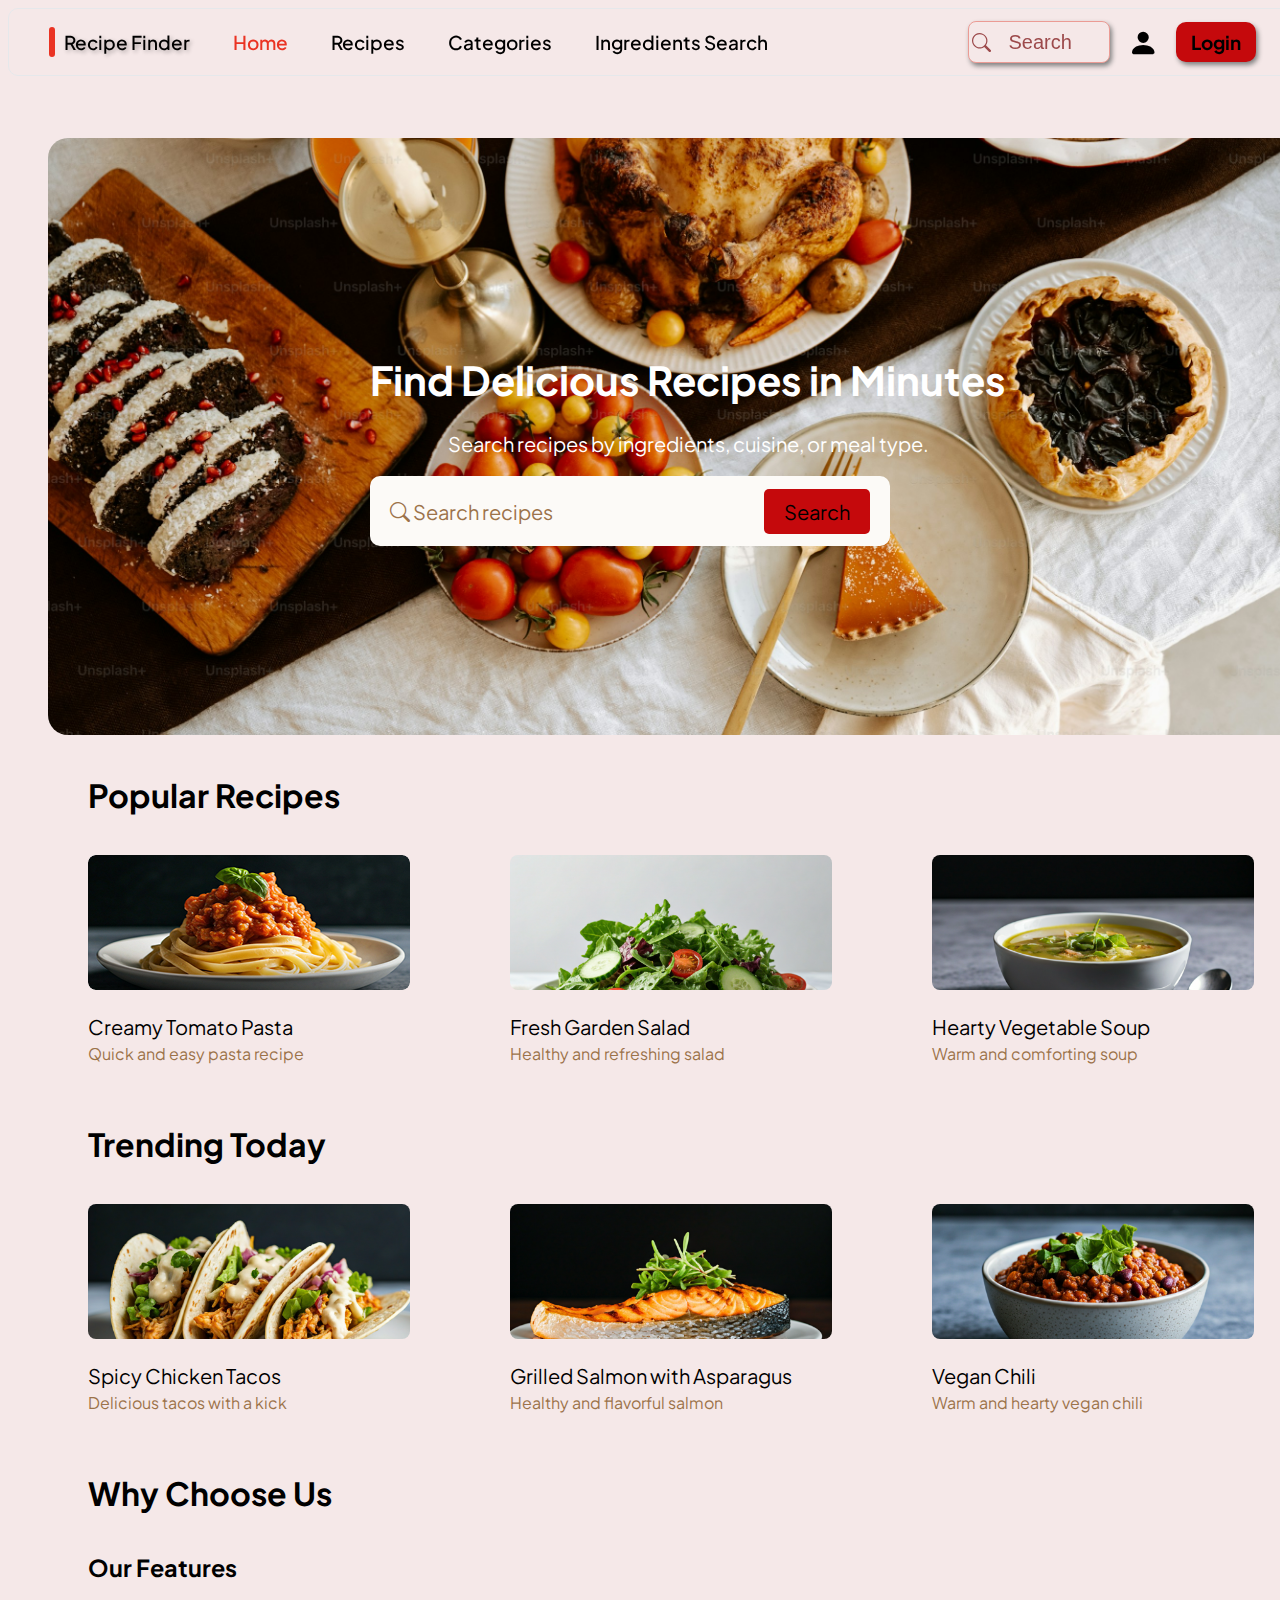
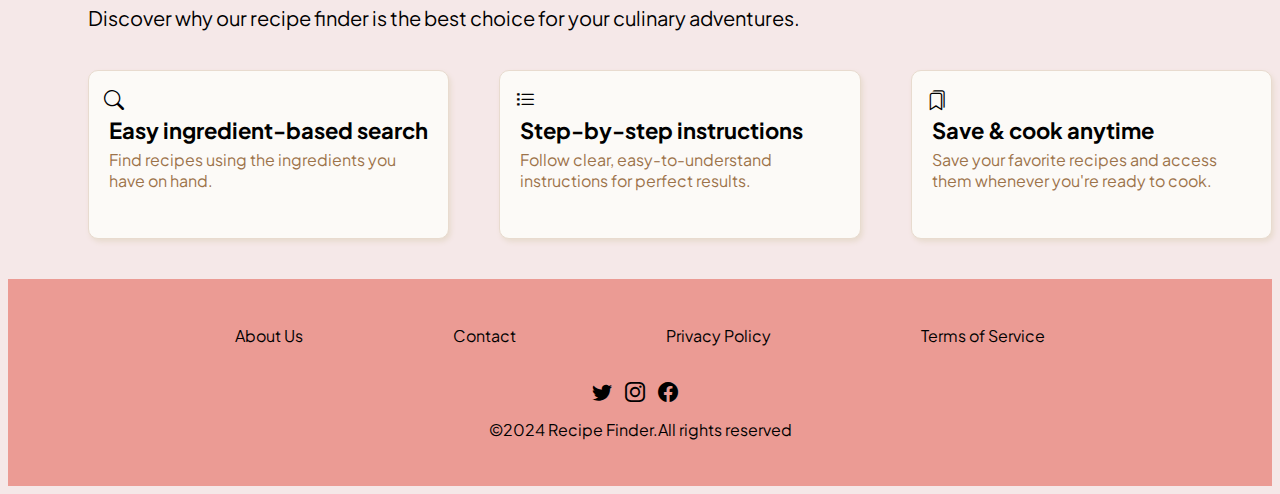
<file: index.html>
<!DOCTYPE html>
<html lang="en">
<head>
    <meta charset="UTF-8">
    <meta name="viewport" content="width=device-width, initial-scale=1.0">
    <title>find recipes home page</title>
    <link rel="stylesheet" href="CSS/recipe.css">
    <link href="https://cdn.jsdelivr.net/npm/bootstrap-icons/font/bootstrap-icons.css" rel="stylesheet">

</head>
<body>
    

<!--header-->

<header>
    <div class="header">
        <div class="header1">
        <a href="index.html" class="sha"><i class="bi bi-fork-knife"></i> &nbsp;&nbsp; Recipe Finder </a>
        <a href="index.html" class="active">Home</a>
        <a href="#">Recipes</a>
        <a href="#">Categories</a>
        <a href="#">Ingredients Search</a>
        </div>
        <div class="header2">
            <div class="head1">
              <a href="#"> <i class="bi bi-search"></i>&nbsp;&nbsp; <input type="search" placeholder="Search">  </a>
            </div>
            <div class="head2">
              <a href="logout.html"><i class="bi bi-person-fill"></i></a>
            </div>
            <div class="head3">
                <a href="log.html">Login</a>
            </div>
        </div>
    </div>


</header>





<!---home-->


<section class="homeout">


<div class="home">

    <div class="homein">
        <h1>Find Delicious Recipes in Minutes</h1>
        <p>Search recipes by ingredients, cuisine, or meal type.</p>
        <div class="homesea">
            <p><i class="bi bi-search"></i> Search recipes</p>
            <p><a href="recipe.html">Search</a></p>
        </div>
    </div>

</div>









    <div class="home1out">
        <h2>Popular Recipes</h2>
        <div class="home1">
            <a href="search.html"><div class="home1in">
                <img src="image/re1.jpg" alt="image">
                <p> Creamy Tomato Pasta <br>
                    <span>Quick and easy pasta recipe </span>
                </p>
            </div></a>

            <div class="home1in">
                <img src="image/ho2.png" alt="image">
                <p> Fresh Garden Salad <br>
                    <span>Healthy and refreshing salad </span>
                </p>
            </div>

            <div class="home1in">
                <img src="image/ho3.png" alt="image">
                <p> Hearty Vegetable Soup <br>
                    <span>Warm and comforting soup </span>
                </p>
            </div>
        
        </div>
    </div>



    <div class="home1out">
        <h2>Trending Today</h2>
        <div class="home1">
            <div class="home1in">
                <img src="image/ho4.png" alt="image">
                <p> Spicy Chicken Tacos <br>
                    <span>Delicious tacos with a kick </span>
                </p>
            </div>

            <div class="home1in">
                <img src="image/ho5.png" alt="image">
                <p>Grilled Salmon with Asparagus <br>
                    <span>Healthy and flavorful salmon </span>
                </p>
            </div>

            <div class="home1in">
                <img src="image/ho6.png" alt="image">
                <p> Vegan Chili <br>
                    <span>Warm and hearty vegan chili </span>
                </p>
            </div>
        
        </div>
    </div>



<div class="home1out">
    <h2>Why Choose Us</h2>

<div class="home2">
    <h3>Our Features</h3>
    <p>Discover why our recipe finder is the best choice for your culinary adventures.</p>
</div>


<div class="home3">
    <div class="home3in">
        <i class="bi bi-search"></i>
        <h3>Easy ingredient-based search</h3>
        <p class="bron">Find recipes using the ingredients you have on hand.</p>
    </div>
    
    <div class="home3in">
        <i class="bi bi-list-task"></i>
        <h3>Step-by-step instructions</h3>
        <p class="bron">Follow clear, easy-to-understand instructions for perfect results.</p>
    </div>

    <div class="home3in">
        <i class="bi bi-bookmarks"></i>
        <h3>Save & cook anytime</h3>
        <p class="bron">Save your favorite recipes and access them whenever you're ready to cook.</p>
    </div>
</div>















</div>



























</section>




















<!--footer-->

<footer>

    <div class="footer1">
        <p>About Us</p>
        <p>Contact</p>
        <p>Privacy Policy</p>
        <p>Terms of Service</p>
    </div>
    <div class="footer2">
        <p>
            <i class="bi bi-twitter"></i>
            <i class="bi bi-instagram"></i>
            <i class="bi bi-facebook"></i>
        </p>
        <p>&copy;2024 Recipe Finder.All rights reserved</p>
    </div>













</footer>





</body>
</html>
</file>
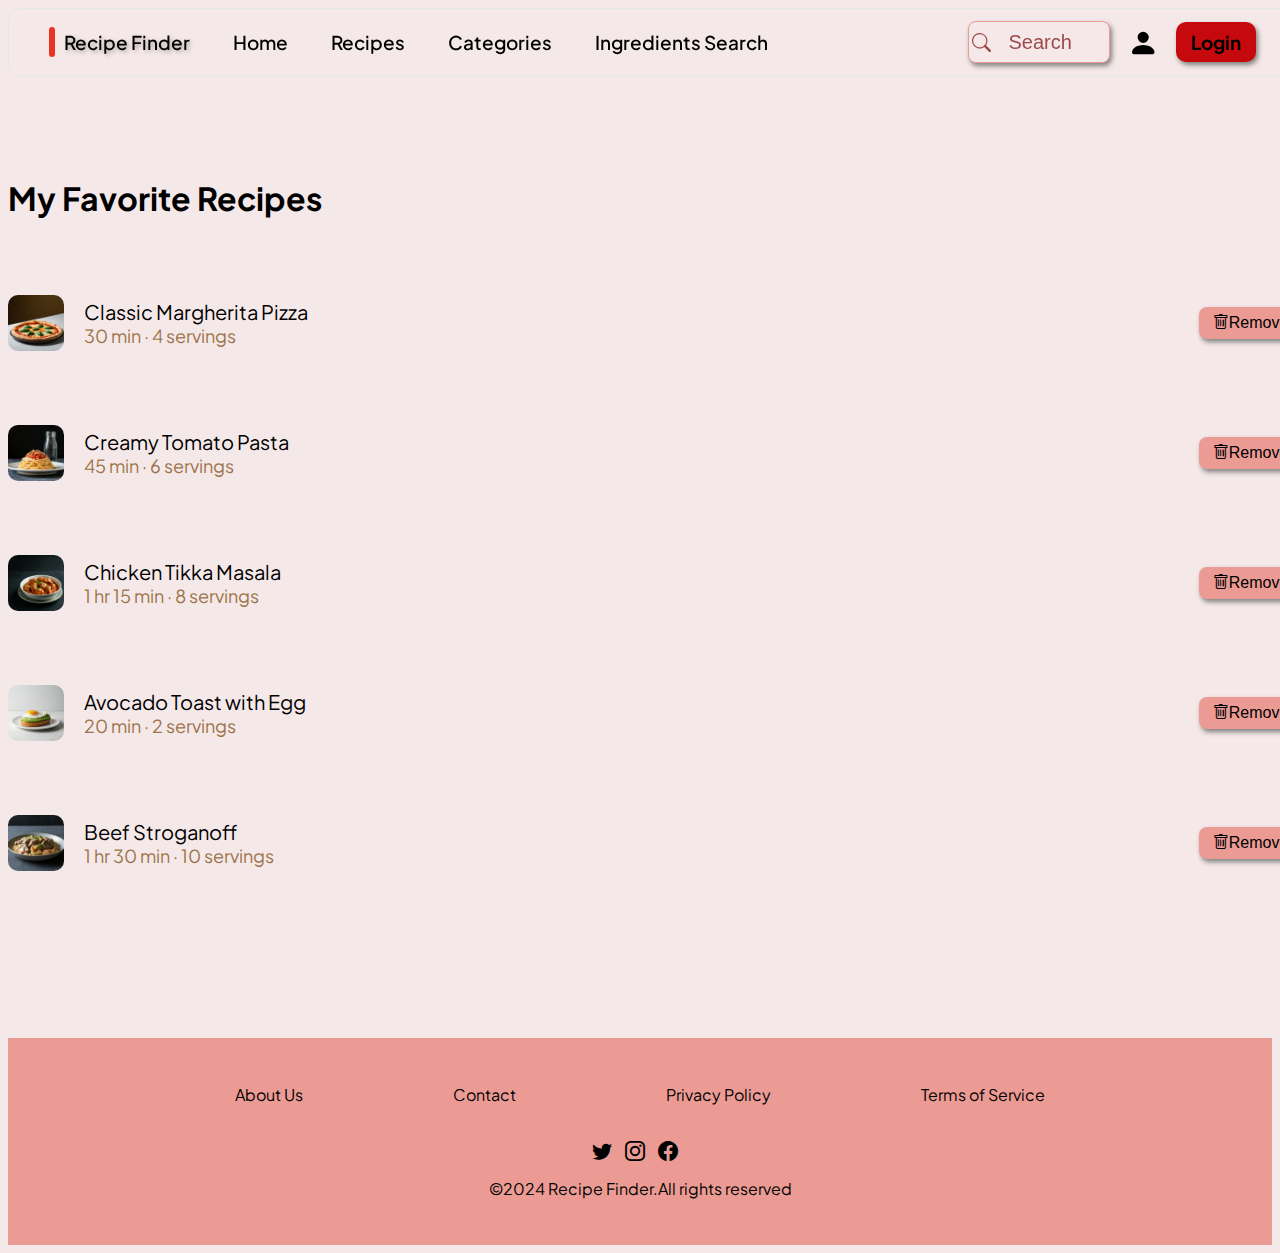
<file: fav.html>
<!DOCTYPE html>
<html lang="en">
<head>
    <meta charset="UTF-8">
    <meta name="viewport" content="width=device-width, initial-scale=1.0">
    <title>find recipes favorite page</title>
    <link rel="stylesheet" href="CSS/recipe.css">
    <link href="https://cdn.jsdelivr.net/npm/bootstrap-icons/font/bootstrap-icons.css" rel="stylesheet">

</head>
<body>
    

<!--header-->

<header>
    <div class="header">
        <div class="header1">
        <a href="index.html" class="sha"><i class="bi bi-fork-knife"></i> &nbsp;&nbsp; Recipe Finder </a>
        <a href="index.html">Home</a>
        <a href="#">Recipes</a>
        <a href="#">Categories</a>
        <a href="#">Ingredients Search</a>
        </div>
        <div class="header2">
            <div class="head1">
              <a href="#"> <i class="bi bi-search"></i>&nbsp;&nbsp; <input type="search" placeholder="Search">  </a>
            </div>
            <div class="head2">
              <a href="logout.html"><i class="bi bi-person-fill"></i></a>
            </div>
            <div class="head3">
                <a href="log.html">Login</a>
            </div>
        </div>
    </div>


</header>


<!---favorite-->

<section class="favout">

<h1>My Favorite Recipes</h1>

<div class="fav">
    <div class="favin">
    <img src="image/f1.png" alt="image">
    <p>Classic Margherita Pizza
        <span>30 min · 4 servings</span>
    </p>
    </div>
    <button><i class="bi bi-trash"></i>Remove</button>
</div>

<div class="fav">
    <div class="favin">
    <img src="image/f2.png" alt="image">
    <p>  Creamy Tomato Pasta
        <span>45 min · 6 servings</span>
    </p>
    </div>
    <button><i class="bi bi-trash"></i>Remove</button>
</div>

<div class="fav">
    <div class="favin">
    <img src="image/f3.png" alt="image">
    <p>  Chicken Tikka Masala
        <span>1 hr 15 min · 8 servings</span>
    </p>
    </div>
    <button><i class="bi bi-trash"></i>Remove</button>
</div>

<div class="fav">
    <div class="favin">
    <img src="image/f4.png" alt="image">
    <p>  Avocado Toast with Egg
        <span>20 min · 2 servings</span>
    </p>
    </div>
    <button><i class="bi bi-trash"></i>Remove</button>
</div>

<div class="fav">
    <div class="favin">
    <img src="image/f5.png" alt="image">
    <p> Beef Stroganoff
        <span>1 hr 30 min · 10 servings</span>
    </p>
    </div>
    <button><i class="bi bi-trash"></i>Remove</button>
</div>





<div class="back">
    <a href="recipe.html">Back To Recipes</a>
</div>






</section>


<script>


const btn = document.querySelector('.fav button');
const bak = document.querySelector('.back');
 
if (btn) {
    btn.addEventListener("click",function(){
        this.closest('.fav').remove();
        bak.style.display = "flex";
    }
);
}



</script>












<!--footer-->

<footer>

    <div class="footer1">
        <p>About Us</p>
        <p>Contact</p>
        <p>Privacy Policy</p>
        <p>Terms of Service</p>
    </div>
    <div class="footer2">
        <p>
            <i class="bi bi-twitter"></i>
            <i class="bi bi-instagram"></i>
            <i class="bi bi-facebook"></i>
        </p>
        <p>&copy;2024 Recipe Finder.All rights reserved</p>
    </div>


</footer>





</body>
</html>
</file>
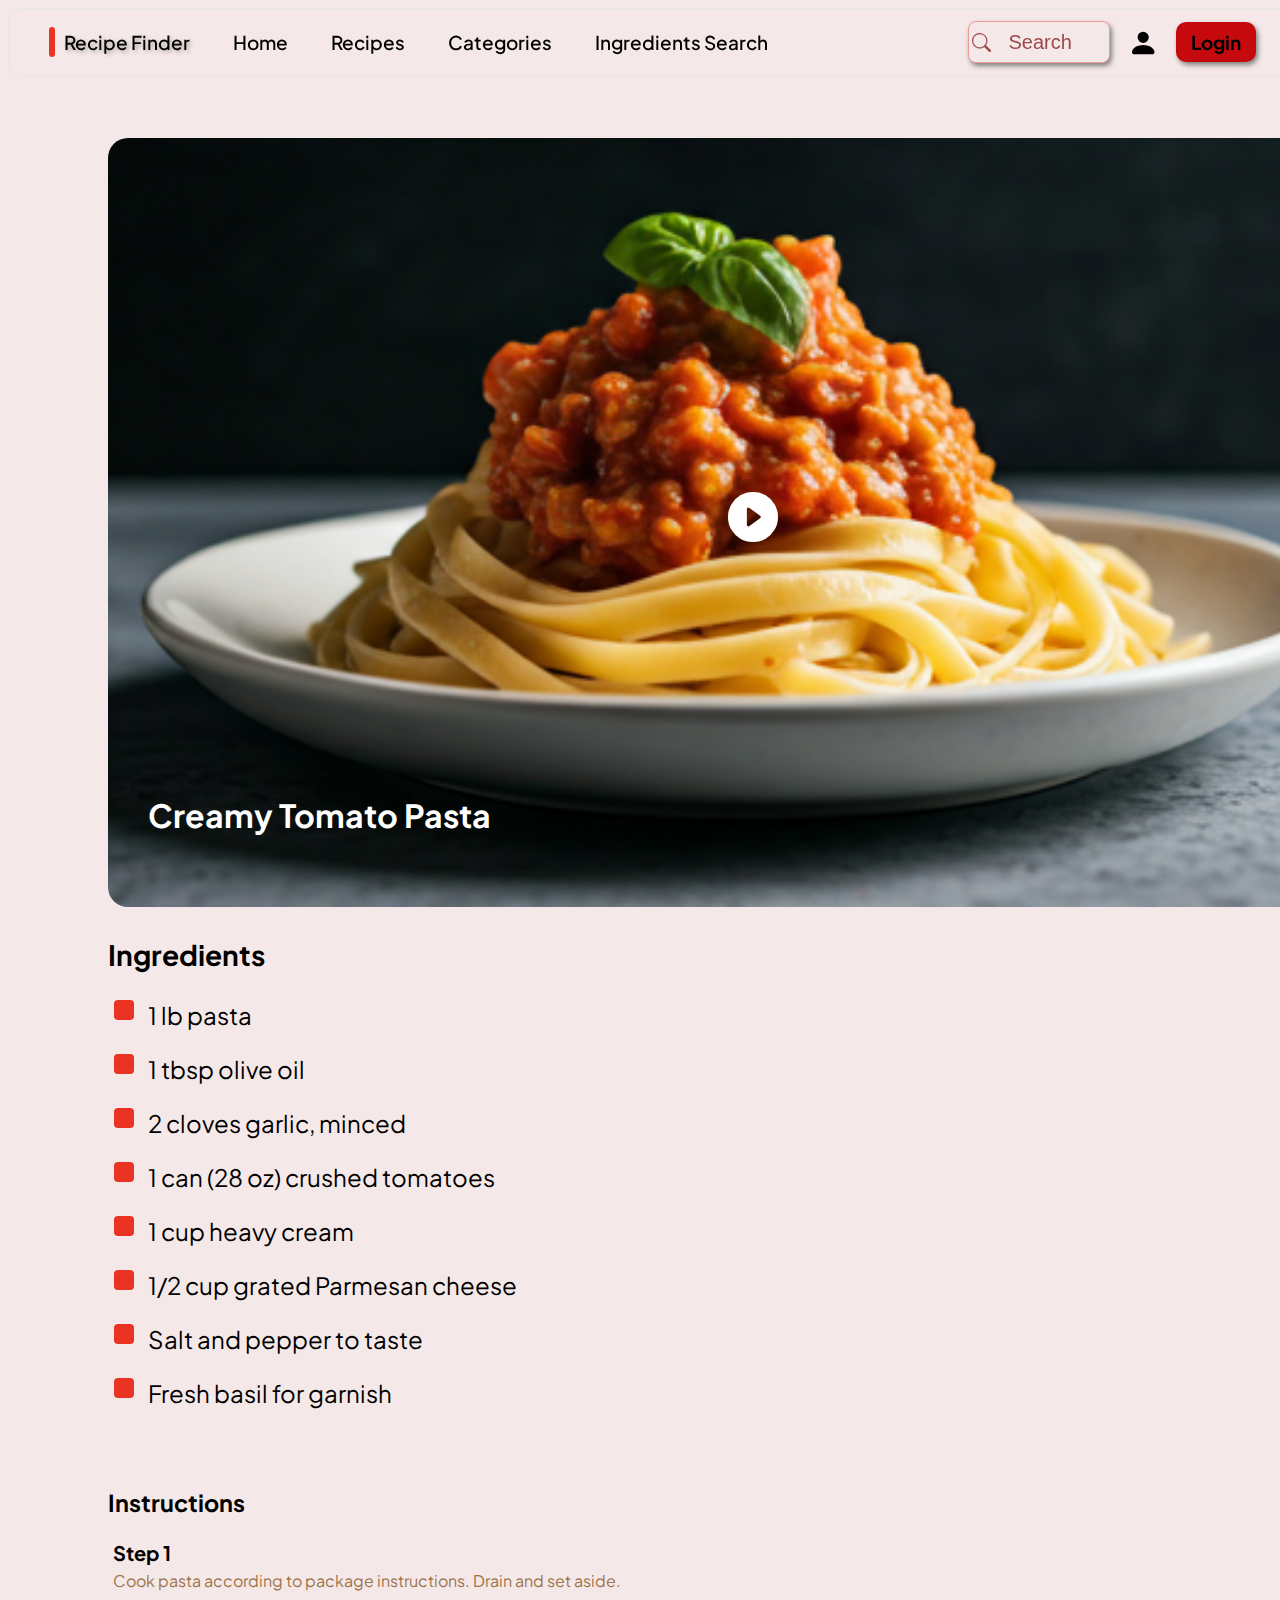
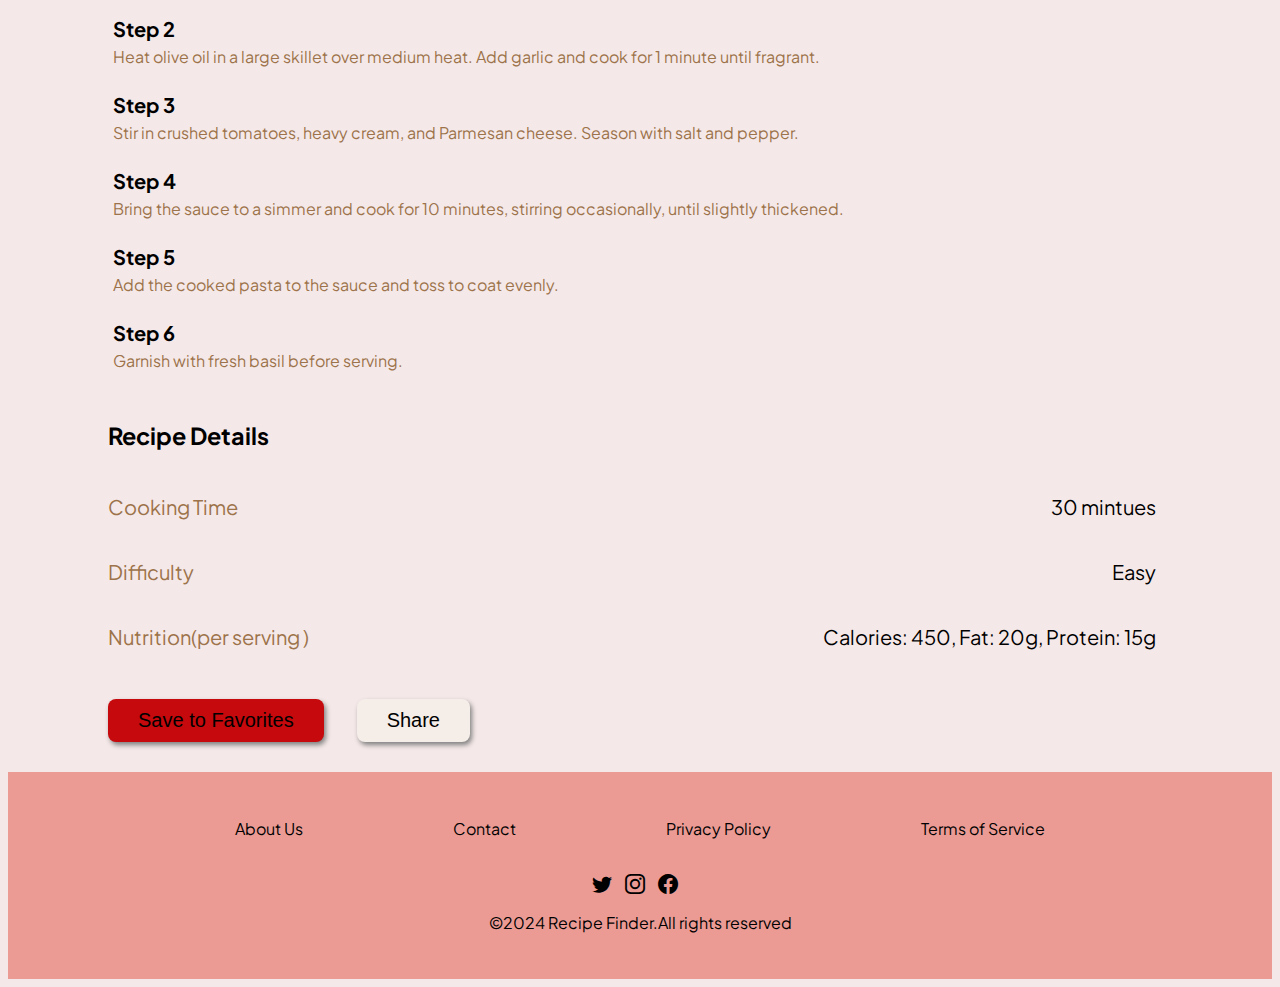
<file: itemview.html>
<!DOCTYPE html>
<html lang="en">
<head>
    <meta charset="UTF-8">
    <meta name="viewport" content="width=device-width, initial-scale=1.0">
    <title>find recipes item view page</title>
    <link rel="stylesheet" href="CSS/recipe.css">
    <link href="https://cdn.jsdelivr.net/npm/bootstrap-icons/font/bootstrap-icons.css" rel="stylesheet">

</head>
<body>
    

<!--header-->

<header>
    <div class="header">
        <div class="header1">
        <a href="index.html" class="sha"><i class="bi bi-fork-knife"></i> &nbsp;&nbsp; Recipe Finder </a>
        <a href="index.html" >Home</a>
        <a href="#">Recipes</a>
        <a href="#">Categories</a>
        <a href="#">Ingredients Search</a>
        </div>
        <div class="header2">
            <div class="head1">
              <a href="#"> <i class="bi bi-search"></i>&nbsp;&nbsp; <input type="search" placeholder="Search">  </a>
            </div>
            <div class="head2">
              <a href="logout.html"><i class="bi bi-person-fill"></i></a>
            </div>
            <div class="head3">
                <a href="log.html">Login</a>
            </div>
        </div>
    </div>


</header>



<!--single item-->

<section class="singleout">

<div class="pasta">
    <img src="image/item.png" alt="image">
    <h3>Creamy Tomato Pasta</h3>
    <div class="pause">
        <i class="bi bi-play-circle-fill"></i>
    </div>
</div>


<div class="pasing">
    <h3>Ingredients</h3>
    <p>1 lb pasta</p>
    <p>1 tbsp olive oil</p>
    <p>2 cloves garlic, minced</p>
    <p>1 can (28 oz) crushed tomatoes</p>
    <p>1 cup heavy cream</p>
    <p>1/2 cup grated Parmesan cheese</p>
    <p>Salt and pepper to taste</p>
    <p>Fresh basil for garnish</p>
</div>


<div class="pasins">
    <h3>Instructions</h3>
    <div class="step">
        <h4>Step 1</h4>
        <p>Cook pasta according to package instructions. Drain and set aside.</p>
    </div>
    <div class="step">
        <h4>Step 2</h4>
        <p>Heat olive oil in a large skillet over medium heat. Add garlic and cook for 1 minute until fragrant.</p>
    </div>
    <div class="step">
        <h4>Step 3</h4>
        <p>Stir in crushed tomatoes, heavy cream, and Parmesan cheese. Season with salt and pepper.</p>
    </div>
    <div class="step">
        <h4>Step 4</h4>
        <p>Bring the sauce to a simmer and cook for 10 minutes, stirring occasionally, until slightly thickened.</p>
    </div>
    <div class="step">
        <h4>Step 5</h4>
        <p>Add the cooked pasta to the sauce and toss to coat evenly.</p>
    </div>
    <div class="step">
        <h4>Step 6</h4>
        <p>Garnish with fresh basil before serving.</p>
    </div>
</div>




<div class="pasdet">
    <h3>Recipe Details</h3>
    <div class="det">
        <p class="bron">Cooking Time</p>
        <p>30 mintues</p>
    </div>
    <div class="det">
        <p class="bron">Difficulty</p>
        <p>Easy</p>
    </div>
    <div class="det">
        <p class="bron">Nutrition(per serving )</p>
        <p>Calories: 450, Fat: 20g, Protein: 15g</p>
    </div>
  <div class="save">
    <button class="save1"><a href="fav.html">Save to Favorites</a></button>
    <button>Share</button>
  </div>



</div>













</section>
















<!--footer-->

<footer>

    <div class="footer1">
        <p>About Us</p>
        <p>Contact</p>
        <p>Privacy Policy</p>
        <p>Terms of Service</p>
    </div>
    <div class="footer2">
        <p>
            <i class="bi bi-twitter"></i>
            <i class="bi bi-instagram"></i>
            <i class="bi bi-facebook"></i>
        </p>
        <p>&copy;2024 Recipe Finder.All rights reserved</p>
    </div>


</footer>





</body>
</html>
</file>
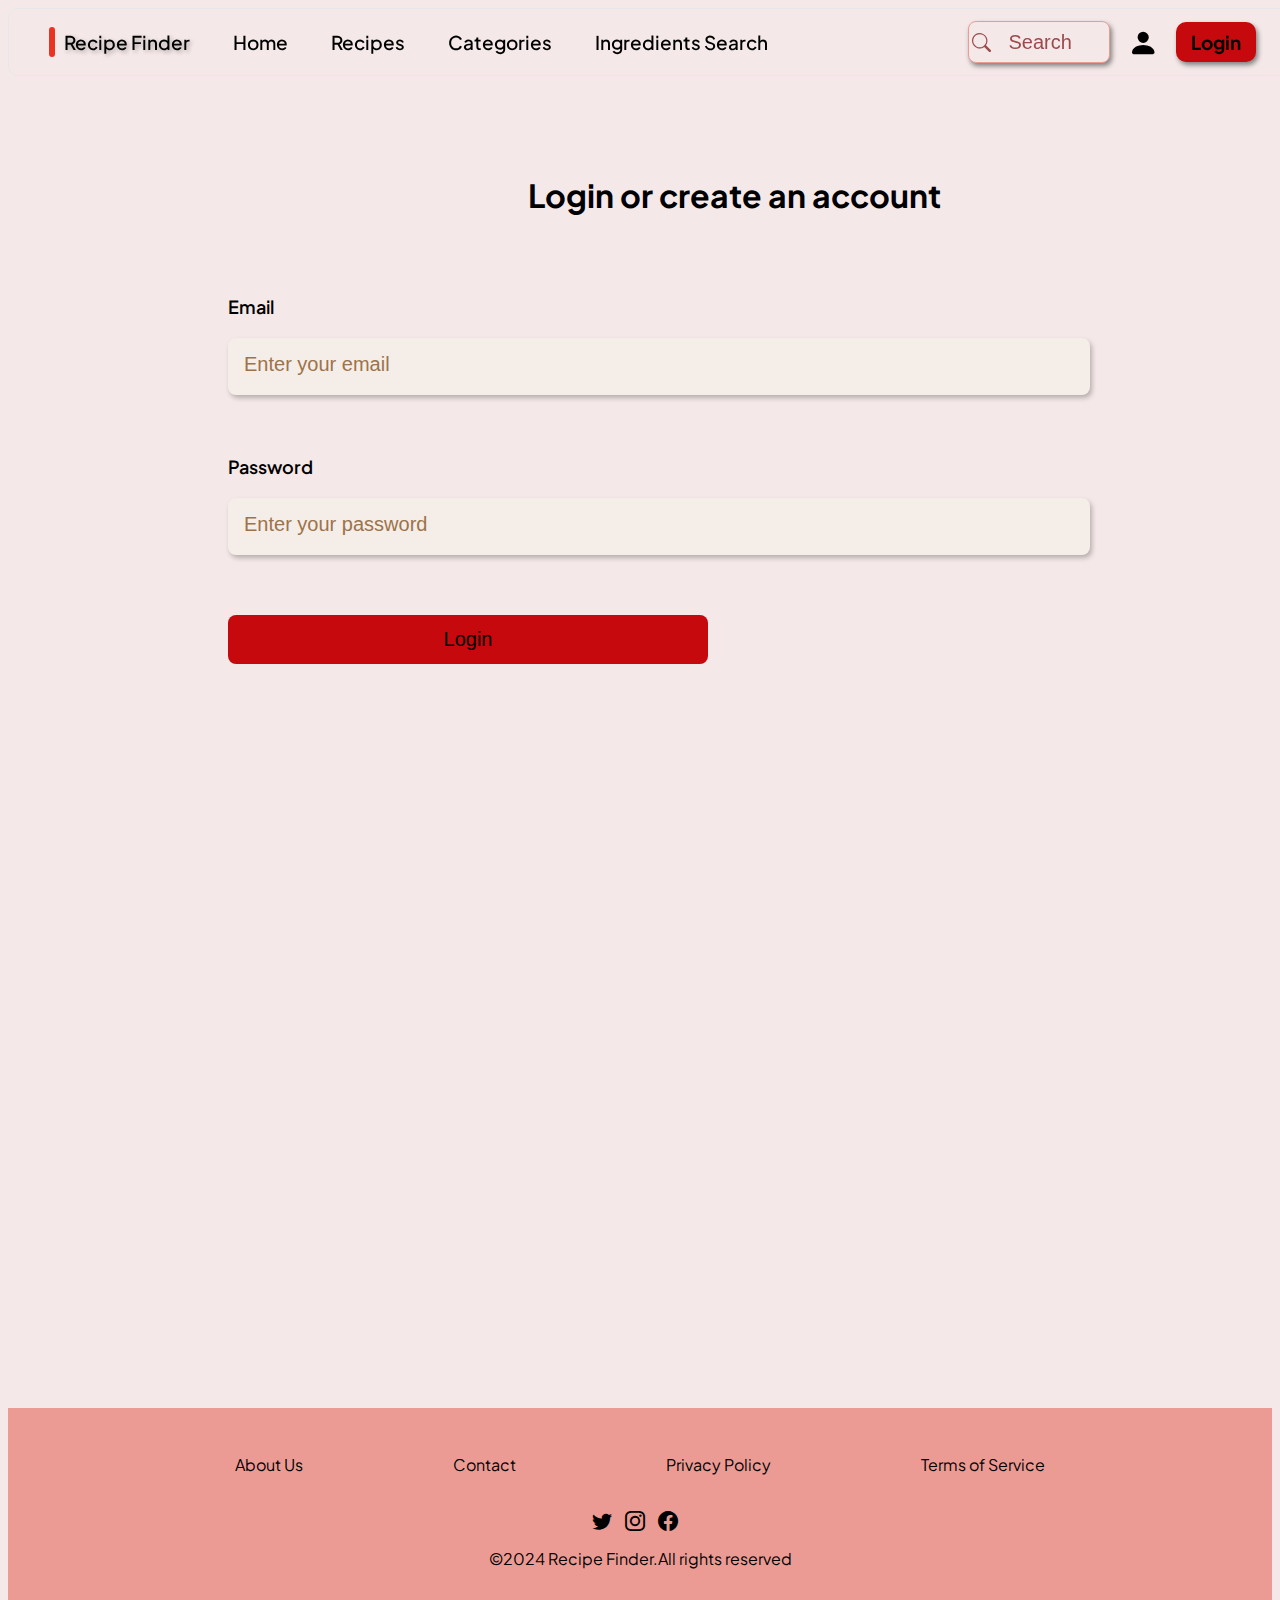
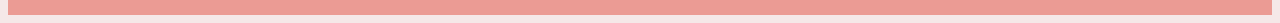
<file: log.html>
<!DOCTYPE html>
<html lang="en">
<head>
    <meta charset="UTF-8">
    <meta name="viewport" content="width=device-width, initial-scale=1.0">
    <title>find recipes log page</title>
    <link rel="stylesheet" href="CSS/recipe.css">
    <link href="https://cdn.jsdelivr.net/npm/bootstrap-icons/font/bootstrap-icons.css" rel="stylesheet">

</head>
<body>
    

<!--header-->

<header>
    <div class="header">
        <div class="header1">
        <a href="index.html" class="sha"><i class="bi bi-fork-knife"></i> &nbsp;&nbsp; Recipe Finder </a>
        <a href="index.html" >Home</a>
        <a href="#">Recipes</a>
        <a href="#">Categories</a>
        <a href="#">Ingredients Search</a>
        </div>
        <div class="header2">
            <div class="head1">
              <a href="#"> <i class="bi bi-search"></i>&nbsp;&nbsp; <input type="search" placeholder="Search">  </a>
            </div>
            <div class="head2">
              <a href="logout.html"><i class="bi bi-person-fill"></i></a>
            </div>
            <div class="head3">
                <a href="log.html">Login</a>
            </div>
        </div>
    </div>


</header>



<!--log --->

<section class="log" id="biryani">

<div class="log1">

<h2>Login or create an account</h2>

<form  class="logform">
<label for="mail">Email</label> <br>
<input type="email" id="email" placeholder="Enter your email  "> <br>


<label for="password">Password</label> <br>
<input type="email" id="password" placeholder="Enter your password "> <br>

<button onclick="login()">Login</button>

</form>
</div>


</section>



<script>
const demoEmail = "admin@gmail.com";
document.getElementById("email").addEventListener("focus", function(){
    this.value = demoEmail;
});

const demopass = "123456";
document.getElementById("password").addEventListener("focus", function(){
    this.value = demopass;
});

function login(){
    window.location.href= "index.html";
}
</script>






<!--footer-->

<footer>

    <div class="footer1">
        <p>About Us</p>
        <p>Contact</p>
        <p>Privacy Policy</p>
        <p>Terms of Service</p>
    </div>
    <div class="footer2">
        <p>
            <i class="bi bi-twitter"></i>
            <i class="bi bi-instagram"></i>
            <i class="bi bi-facebook"></i>
        </p>
        <p>&copy;2024 Recipe Finder.All rights reserved</p>
    </div>













</footer>





</body>
</html>
</file>
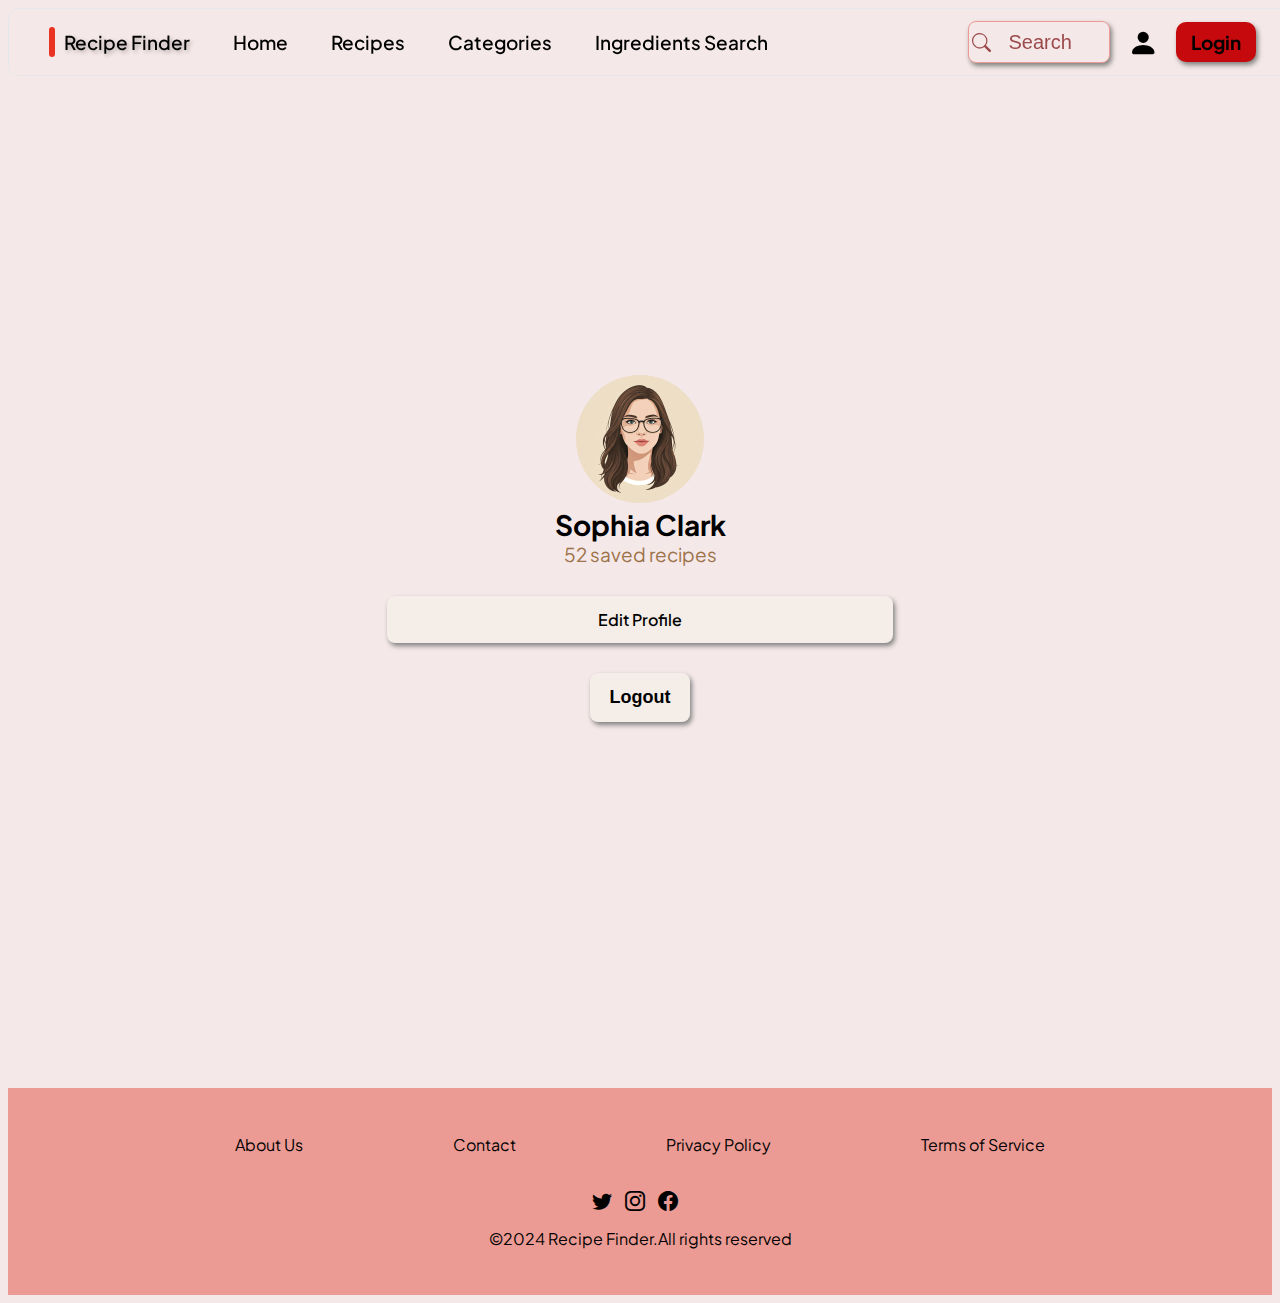
<file: logout.html>
<!DOCTYPE html>
<html lang="en">
<head>
    <meta charset="UTF-8">
    <meta name="viewport" content="width=device-width, initial-scale=1.0">
    <title>find recipes logout page</title>
    <link rel="stylesheet" href="CSS/recipe.css">
    <link href="https://cdn.jsdelivr.net/npm/bootstrap-icons/font/bootstrap-icons.css" rel="stylesheet">

</head>
<body>
    

<!--header-->

<header>
    <div class="header">
        <div class="header1">
        <a href="index.html" class="sha"><i class="bi bi-fork-knife"></i> &nbsp;&nbsp; Recipe Finder </a>
        <a href="index.html" >Home</a>
        <a href="#">Recipes</a>
        <a href="#">Categories</a>
        <a href="#">Ingredients Search</a>
        </div>
        <div class="header2">
            <div class="head1">
              <a href="#"> <i class="bi bi-search"></i>&nbsp;&nbsp; <input type="search" placeholder="Search">  </a>
            </div>
            <div class="head2">
              <a href="logout.html"><i class="bi bi-person-fill"></i></a>
            </div>
            <div class="head3">
                <a href="log.html">Login</a>
            </div>
        </div>
    </div>


</header>





<!--logout-->

<div class="logout">
    <div class="login">
    <img src="image/logout.png" alt="image">
    <h3>Sophia Clark</h3>
    <p>52 saved recipes</p>
    <div class="edit">
        Edit Profile
    </div>
    <button id="clik">Logout</button>
    </div>
</div>






<script>
  
  document.getElementById("clik").addEventListener("click",function(){
    window.location.href="index.html";
  }
)












</script>










<!--footer-->

<footer>

    <div class="footer1">
        <p>About Us</p>
        <p>Contact</p>
        <p>Privacy Policy</p>
        <p>Terms of Service</p>
    </div>
    <div class="footer2">
        <p>
            <i class="bi bi-twitter"></i>
            <i class="bi bi-instagram"></i>
            <i class="bi bi-facebook"></i>
        </p>
        <p>&copy;2024 Recipe Finder.All rights reserved</p>
    </div>


</footer>





</body>
</html>
</file>
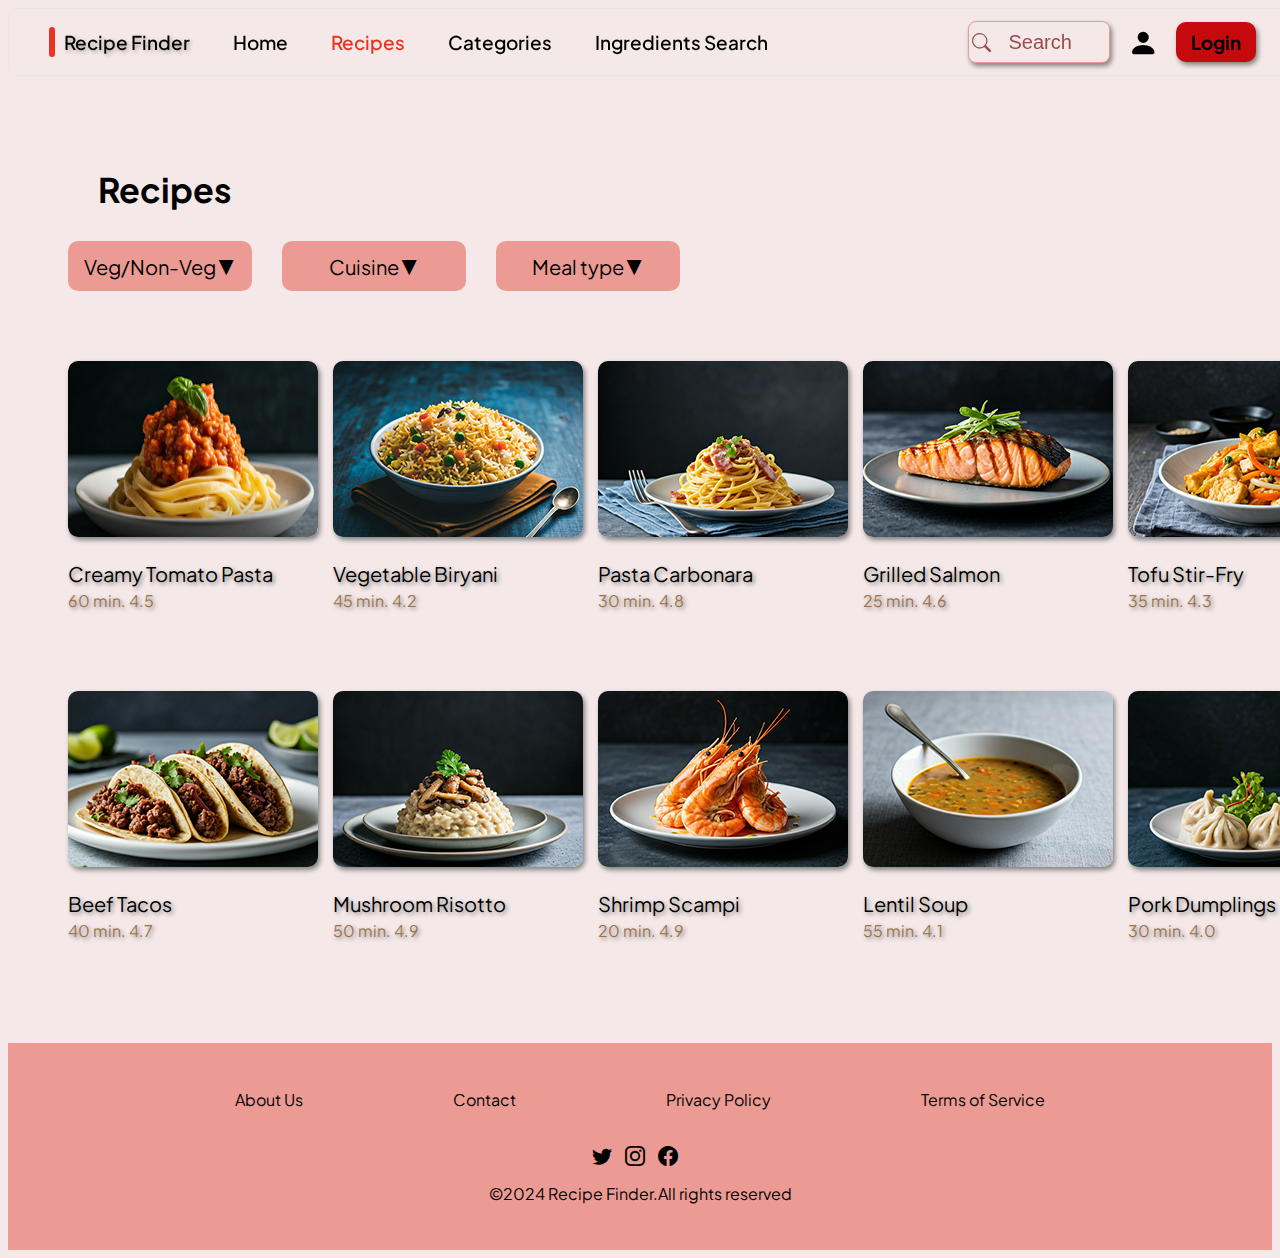
<file: recipe.html>
<!DOCTYPE html>
<html lang="en">
<head>
    <meta charset="UTF-8">
    <meta name="viewport" content="width=device-width, initial-scale=1.0">
    <title>find recipes recipe page</title>
    <link rel="stylesheet" href="CSS/recipe.css">
    <link href="https://cdn.jsdelivr.net/npm/bootstrap-icons/font/bootstrap-icons.css" rel="stylesheet">

</head>
<body>
    

<!--header-->

<header>
    <div class="header">
        <div class="header1">
        <a href="index.html" class="sha"><i class="bi bi-fork-knife"></i> &nbsp;&nbsp; Recipe Finder </a>
        <a href="index.html" >Home</a>
        <a href="#" class="active">Recipes</a>
        <a href="#">Categories</a>
        <a href="#">Ingredients Search</a>
        </div>
        <div class="header2">
            <div class="head1">
              <a href="#"> <i class="bi bi-search"></i>&nbsp;&nbsp; <input type="search" placeholder="Search">  </a>
            </div>
            <div class="head2">
              <a href="logout.html"><i class="bi bi-person-fill"></i></a>
            </div>
            <div class="head3">
                <a href="log.html">Login</a>
            </div>
        </div>
    </div>


</header>



<!--recipe-->


<section class="recipeout">


<h2>Recipes</h2>


<div class="recipe">
   
    <div class="re1">
    <p>Veg/Non-Veg
        <span class="arrow" id="toveg">▼</span>
    </p>
    <div class="vege" id="veg">
        <p>Veg</p>
        <p>Non-Veg</p>
    </div>
   </div>

   <div class="re1">
    <p>Cuisine 
        <span class="arrow" id="toveg1">▼</span>
    </p>
    <div class="vege" id="veg1">
        <p>Cuisine</p>
        <p>Indian</p>
        <p>Chinese</p>
        <p>Italian</p>
    </div>
   </div>

   <div class="re1">
    <p>Meal type 
        <span class="arrow" id="toveg2">▼</span>
    </p>
    <div class="vege" id="veg2">
        <p>Breakfast</p>
        <p>Lunch</p>
        <p>Dinner</p>
    </div>
   </div>

</div>

<div class="recipe1">

<div class="recipe1in">
    <a href="itemview.html">
        <img src="image/re1.jpg" alt="image">
        <p>Creamy Tomato Pasta
            <br>
            <span>60 min. 4.5</span>
        </p>
    </a>
</div>

<div class="recipe1in">
        <img src="image/re2.jpg" alt="image">
        <p>Vegetable Biryani
            <br>
            <span>45 min. 4.2</span>
        </p>
</div>

<div class="recipe1in">
        <img src="image/re3.jpg" alt="image">
        <p>Pasta Carbonara
            <br>
            <span>30 min. 4.8</span>
        </p>
</div>

<div class="recipe1in">
        <img src="image/re4.jpg" alt="image">
        <p>Grilled Salmon
            <br>
            <span>25 min. 4.6</span>
        </p>
</div>

<div class="recipe1in">
        <img src="image/re5.jpg" alt="image">
        <p> Tofu Stir-Fry
            <br>
            <span>35 min. 4.3</span>
        </p>
</div>

<div class="recipe1in">
        <img src="image/re6.jpg" alt="image">
        <p> Beef Tacos
            <br>
            <span>40 min. 4.7</span>
        </p>
</div>


<div class="recipe1in">
        <img src="image/re7.jpg" alt="image">
        <p> Mushroom Risotto
            <br>
            <span>50 min. 4.9</span>
        </p>
</div>

<div class="recipe1in">
        <img src="image/re8.jpg" alt="image">
        <p> Shrimp Scampi
            <br>
            <span>20 min. 4.9</span>
        </p>
</div>

<div class="recipe1in">
        <img src="image/re9.jpg" alt="image">
        <p> Lentil Soup
            <br>
            <span>55 min. 4.1</span>
        </p>
</div>

<div class="recipe1in">
        <img src="image/re10.jpg" alt="image">
        <p>Pork Dumplings
            <br>
            <span>30 min. 4.0</span>
        </p>
</div>


</div>









</section>




<script>
    const togle = document.getElementById("toveg")
    const vegs = document.getElementById("veg")

    togle.addEventListener("click",function(e){
        e.stopPropagation();
        vegs.style.display = vegs.style.display === "block" ? "none" : "block";   
     });

     document.addEventListener("click",function(){
        vegs.style.display = "none";

     });
     vegs.addEventListener("click",function(e){
         e.stopPropagation();
     });


    const togle1 = document.getElementById("toveg1")
    const vegs1 = document.getElementById("veg1")

    togle1.addEventListener("click",function(e){
        e.stopPropagation();
        vegs1.style.display = vegs1.style.display === "block" ? "none" : "block";   
     });

     document.addEventListener("click",function(){
        vegs1.style.display = "none";

     });
     vegs1.addEventListener("click",function(e){
         e.stopPropagation();
     });


    const togle2 = document.getElementById("toveg2")
    const vegs2 = document.getElementById("veg2")

    togle2.addEventListener("click",function(e){
        e.stopPropagation();
        vegs2.style.display = vegs2.style.display === "block" ? "none" : "block";   
     });

     document.addEventListener("click",function(){
        vegs2.style.display = "none";

     });
     vegs2.addEventListener("click",function(e){
         e.stopPropagation();
     });










</script>










<!--footer-->

<footer>

    <div class="footer1">
        <p>About Us</p>
        <p>Contact</p>
        <p>Privacy Policy</p>
        <p>Terms of Service</p>
    </div>
    <div class="footer2">
        <p>
            <i class="bi bi-twitter"></i>
            <i class="bi bi-instagram"></i>
            <i class="bi bi-facebook"></i>
        </p>
        <p>&copy;2024 Recipe Finder.All rights reserved</p>
    </div>













</footer>





</body>
</html>
</file>
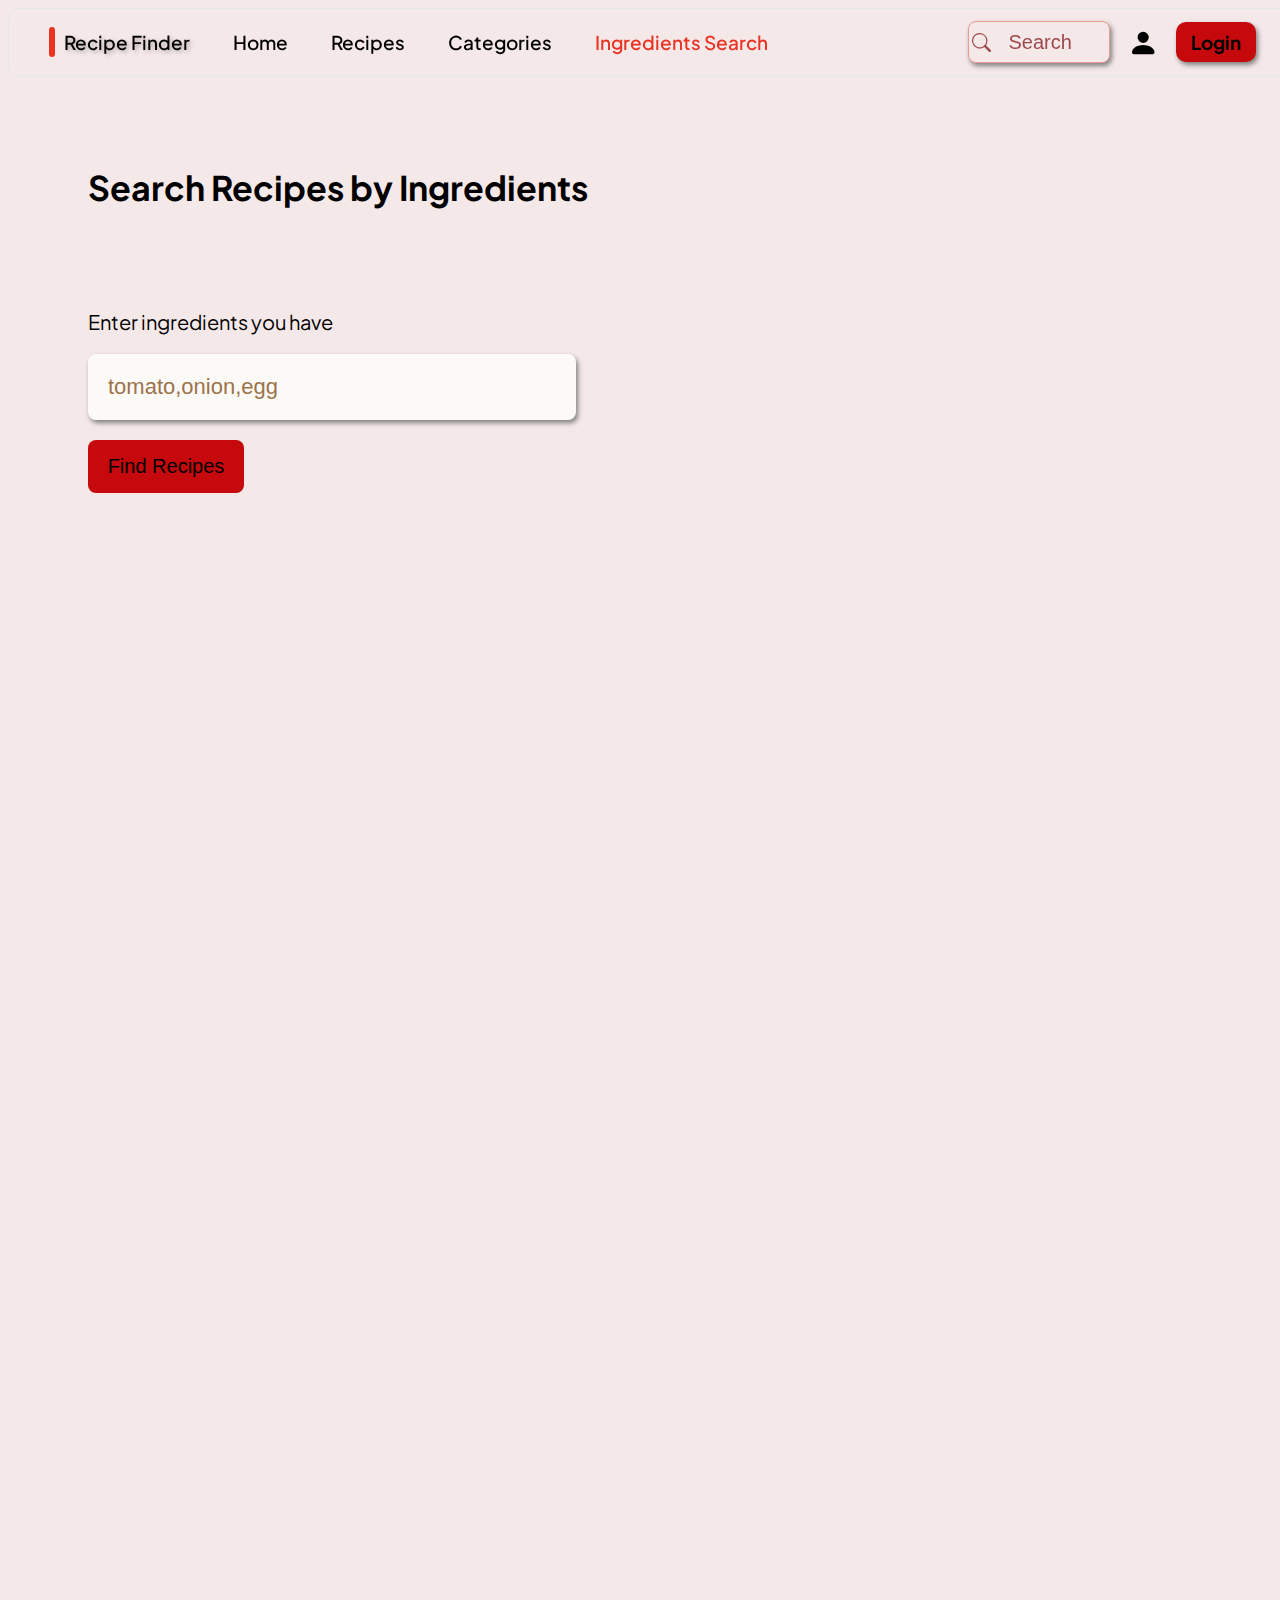
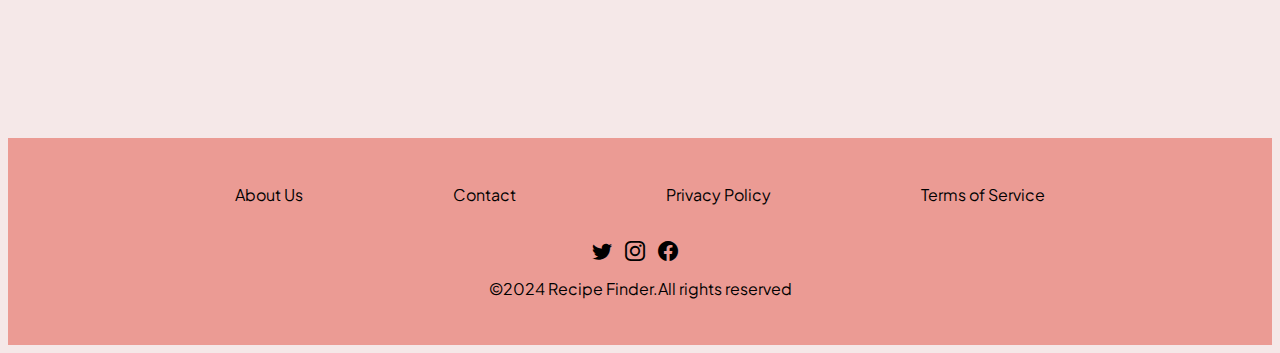
<file: search.html>
<!DOCTYPE html>
<html lang="en">
<head>
    <meta charset="UTF-8">
    <meta name="viewport" content="width=device-width, initial-scale=1.0">
    <title>find recipes search page</title>
    <link rel="stylesheet" href="CSS/recipe.css">
    <link href="https://cdn.jsdelivr.net/npm/bootstrap-icons/font/bootstrap-icons.css" rel="stylesheet">

</head>
<body>
    

<!--header-->

<header>
    <div class="header">
        <div class="header1">
        <a href="index.html" class="sha"><i class="bi bi-fork-knife"></i> &nbsp;&nbsp; Recipe Finder </a>
        <a href="index.html" >Home</a>
        <a href="#">Recipes</a>
        <a href="#">Categories</a>
        <a href="#" class="active">Ingredients Search</a>
        </div>
        <div class="header2">
            <div class="head1">
              <a href="#"> <i class="bi bi-search"></i>&nbsp;&nbsp; <input type="search" placeholder="Search">  </a>
            </div>
            <div class="head2">
              <a href="logout.html"><i class="bi bi-person-fill"></i></a>
            </div>
            <div class="head3">
                <a href="log.html">Login</a>
            </div>
        </div>
    </div>


</header>

<!--ingredients-->

<section class="ingreout">

<div class="ingre">

<h2>Search Recipes by Ingredients</h2>

<label for="">Enter ingredients you have</label> <br>
<input type="text" placeholder="tomato,onion,egg"> <br>

<button id="find">Find Recipes</button>

</div>


<!--hide-->


<div class="ingrehide" id="ingrhide">

<h3>Recipe Results</h3>

<div class="ingre1">

<div class="ingrelt">
    <h4>Classic Tomato and Basil Pasta</h4> 
    <p>A simple pasta dish with fresh tomatoes, basil, and garlic.</p>
    <button> <a href="itemview.html">View Recipes</a></button>
</div>


<div class="ingrert">
    <img src="image/re1.jpg" alt="image">
</div>

</div>


<div class="ingre1">

<div class="ingrelt">
    <h4>Onion and Egg Frittata</h4> 
    <p>A quick and easy frittata with caramelized onions and fluffy eggs.</p>
    <button>View Recipes</button>
</div>


<div class="ingrert">
    <img src="image/find2.jpg" alt="image">
</div>

</div>


<div class="ingre1">

<div class="ingrelt">
    <h4>Tomato, Onion, and Egg Salad</h4> 
    <p>A refreshing salad with ripe tomatoes, red onions, and hard-boiled eggs.</p>
    <button>View Recipes</button>
</div>


<div class="ingrert">
    <img src="image/find3.jpg" alt="image">
</div>

</div>



</div>






</section>



<script>
 
   document.getElementById("find").addEventListener("click",function(){
     document.getElementById("ingrhide").style.display = "block";
   }
)










</script>















<!--footer-->

<footer>

    <div class="footer1">
        <p>About Us</p>
        <p>Contact</p>
        <p>Privacy Policy</p>
        <p>Terms of Service</p>
    </div>
    <div class="footer2">
        <p>
            <i class="bi bi-twitter"></i>
            <i class="bi bi-instagram"></i>
            <i class="bi bi-facebook"></i>
        </p>
        <p>&copy;2024 Recipe Finder.All rights reserved</p>
    </div>













</footer>





</body>
</html>
</file>
<file: CSS/recipe.css>
@import url('https://fonts.googleapis.com/css2?family=Plus+Jakarta+Sans:wght@200;300;400;500;600;700;800&display=swap');

body{
    font-family: 'Plus Jakarta Sans', sans-serif;
    background-color: #F5E8E8;
}


/* header */
header{
    position: fixed;
    z-index: 100;
    border: 1px solid #E5E8EB;
    width: 1440px;
    border-radius: 10px;
}
.header{
    display: flex;
    gap: 180px;
    padding: 12px 20px;
    align-items: center;
}
.header1 .bi{
    border: 3px solid #EA3323;border-radius: 5px;
    color: #EA3323;
}
.header1 a{
    margin: 20px;
    text-decoration: none;
    color: black;
    font-size: 19px;
    font-weight: 550;
}
.header1 a.active{
    color: #EA3323;
}
.header2 {
    display: flex;
    align-items: center;
    gap: 18px;
}
.sha{
    text-shadow: 2px 2px 4px rgba(0,0,0,0.3);
}
.head1{
    width: 140px;
    height: 40px;
    border: 1px solid #EB9B94;
    border-radius: 8px;
    display: flex;
    justify-content: center;
    font-size: 19px;
    box-shadow: 2px 3px 5px grey;
     background-color: #F5E8E8;
}
.head1 a{
    display: flex;
    align-items: center;
    justify-content: center;
    gap: 5px;
    text-decoration: none;
    color: #9C4A4B;
}
.head1 input{
    background-color: #F5E8E8;
    color: #9C4A4B;
    width: 100px;
    border: none;
    outline: none;
    font-size: 20px;
}
.head1 ::placeholder{
    color: #9C4A4B;
}
.head2 .bi{
    font-size: 30px;
}
.head2 a{
    color: black;
}
.head3{
    width: 80px;
    height: 40px;
    background-color: #C5090C;
    display: flex;
    justify-content: center;
    align-items: center;
     border-radius: 10px;
    box-shadow: 2px 3px 5px grey;
}
.head3 a{
    color: black;
    text-decoration: none;
    font-weight: 700;
    font-size: 19px;
}



 /* home */


.homeout{
    padding-top: 100px;
}
.home{
    margin: 30px auto;
    margin-left: 40px;
    width:1280px ;
    height:597px ;
    background-image: url(../image/home.jpg);
    background-size: cover;
    background-position: center;
    background-repeat: no-repeat;
    display: flex;
    justify-content: center;
    align-items: center;
    font-size: 20px;
    color: white;
    text-align: center;
    border-radius: 20px;
}
.homesea{
    width: 480px;
    height: 30px;
    padding: 20px;
    display: flex;
    justify-content: space-between;
    align-items: center;
    background-color: #FCFAF7;
    color: #9C734A;
    border-radius: 10px;
}
.homesea a{
    background-color: #C5090C;
    padding: 10px 20px;
    color: black;
    text-decoration: none;
    border-radius: 5px;
}
.home1out{
    margin: 40px auto;
    margin-left: 80px;
}

 .home1out h2{
     margin: 40px 0;
     font-size: 32px;
 }
.home1{
    display: flex;
    gap: 100px;
    font-size: 20px;
}
.home1 a{
    text-decoration: none;
    color: black;
}
.home1in span{
    color: #9C734A;
    font-size: 16px;
}
.home1in img{
    width: 322px;
    height: 135px;
    border-radius: 8px;
    object-fit: cover;
}
.home2{
    font-size: 20px;
    margin: 30px 0;
}
.home3{
    display: flex;
    gap:50px;
    font-size: 16px;
    margin-top: 40px;
    margin-bottom: 40px;
}
.home3in{
    width: 337px;
    height: 137px;
    border-radius: 10px;
    background-color: #FCFAF7;
    box-shadow: 2px 3px 5px #E8DBCF;
    padding: 15px;
    border: 1px solid #E8DBCF;
}
.home3in .bi{
    font-size: 20px;
}
.home3in h3{
    margin: 5px;
    font-size: 22px;
}
.home3in p{
    margin: 5px;
}





/* search   */

.ingreout{
    padding-top: 130px;
    padding-left: 80px;
    height: 1600px;
}
.ingre h2{
    font-size: 34px;
    margin-bottom: 100px;
}
.ingre label{
    font-size: 20px;
}
.ingre input{
    background-color: #FCFAF7;
    width: 448px;
    border-radius: 8px;
    padding: 20px;
    box-shadow: 2px 3px 5px grey;
    margin-top: 20px;
    margin-bottom: 20px;
    border: none;
    font-size: 22px;
}
.ingre ::placeholder{
    color: #9C734A;
}
.ingre button{
    background-color: #C5090C;
    width: 156px;
    padding: 15px;
    border-radius: 8px;
    font-size: 20px;
    border: none;
}
.ingrehide{
    width: 90%;
    margin-top: 80px;
    font-size: 24px;
    position: absolute;
    display: none;
}
.ingre1{
    display: flex;
    justify-content:space-between ;
    margin-bottom: 30px;
}
.ingre1 h4{
    font-size: 25px;
}
.ingre1 p{
    color: #9C734A;
    font-size: 17px;
}
.ingre1 img{
    width: 608px;
    height: 247px;
    border-radius: 8px;
    object-fit: cover;
}
.ingre1 button{
    background-color: #EB9B94;
    color: black;
    width: 160px;
    height: 53px;
    padding: 10px;
    border: none;
    font-size: 20px;
    border-radius: 8px;
    box-shadow: 2px 3px 5px grey;
}
.ingre1 a{
    text-decoration:none ;
    color: black;
}










/*  favorite  */


.favout{
    padding-top: 130px;
    width: 1294px;
    margin: 0 auto;
    height: 900px;
}
.favout h1{
   font-size: 32px;
   margin: 40px 0;
}

.fav{
    display: flex;
    justify-content: space-between;
    align-items: center;
    height: 130px;
}
.favin{
    display: flex;
    align-items: center;
    gap: 20px;
    font-size: 20px;
}
.favin span{
    font-size: 18px;
    display: block;
    color: #9C734A;
}
.favin img{
    width: 56px;
    height: 56px;
    border-radius: 10px;
    object-fit: cover;
}
.fav button{
    background-color: #EB9B94;
    width: 103px;
    height: 32px;
    border: none;
    border-radius: 8px;
    font-size: 16px;
    box-shadow: 2px 3px 5px grey;
}
.back{
    margin: 80px auto;
    justify-content: center;
    display: none;
}
.back a{
    background-color: #C5090C;
    padding: 15px 30px;
    text-decoration: none;
    color: black;
    border-radius: 8px;
    
}

















/* Recipe  */

.recipeout{
    padding-top: 130px;
    padding-left: 60px;
}
.recipeout h2{
    font-size: 34px;
    margin: 30px;
}
.recipe{
    display: flex;
    gap: 30px;
    margin-bottom: 70px;
}
.re1{
    background-color: #EB9B94;
    width: 164px;
    height: 30px;
    padding: 10px ;
    display: flex;
    justify-content: center;
    align-items: center;
    font-size: 20px;
    border-radius: 10px;
    position: relative;
}
.re1 a{
    text-decoration: none;
    color: black;
}
.vege{
    position: absolute;
    top: 50px;
    text-align: center;
    display: none;
}
.vege p{
    width: 164px;
    padding: 10px;
    background-color: #F0493ABF;
    border-radius: 10px;
    margin: 5px;
}







.recipe1 a{
    color: black;
    text-decoration: none;
}
.recipe1{
    display: grid;
    grid-template-columns:250px 250px 250px 250px 250px ;
    grid-auto-rows: 315px ;
    gap: 15px;
    width: 1304px;
    height: 677px;
    margin: 5px auto;
    font-size: 20px;
}
.recipe1 span{
    font-size: 16px;
    color: #9C734A;
}
.recipe1 img{
    width: 250px;
    height: 176px;
    border-radius: 10px;
    box-shadow: 2px 3px 5px grey;
}
.recipe1 p{
    text-shadow: 2px 2px 4px grey;
}










/* single item   */

.singleout{
    padding-left: 100px;
    padding-top: 100px;
}
.pasta{
    width: 1239px;
    height: 769px;
    margin: 30px 0;
    position: relative;
}
.pasta img{
    width: 1239px;
    height: 769px;
    object-fit: cover;
    border-radius: 20px;
}
.pasta h3{
    position: absolute;
    bottom: 40px;
    color: white;
    font-size: 32px;
    left: 40px;
}
.pasta .pause{
    position: absolute;
    left: 50%;
    top: 45%;
    font-size: 50px;
    color: white;
}
.pasing{
    font-size: 24px;
}
.pasing p{
    position: relative;
    margin-left: 40px;
}
.pasing p::before{
    content: "";
    width: 20px;
    height: 20px;
    border-radius: 4px;
    background-color: #EA3323;
    position: absolute;
    left: -34px;
}
.pasins{
    font-size: 20px;
    margin-top: 80px;
}
.pasins p{
    font-size: 16px;
    color: #9C734A;
    margin: 5px;
    margin-bottom: 25px;
}
.pasins h4{
    margin: 5px;
}
.pasdet{
    font-size: 20px;
    margin-top: 50px;
    width: 90%;
}
.det{
    display: flex;
    justify-content: space-between;
}
.bron{
    color: #9C734A;
}
.save{
    margin: 30px 0;
}
.save button{
    background-color: #F5EDE8;
    padding: 10px 30px;
    font-size: 20px;
    border: none;
    border-radius: 8px;
    box-shadow: 2px 3px 5px grey;
    margin-right: 30px;
}
.save .save1{
    background-color: #C5090C;
}
.save1 a{
    color: black;
    text-decoration: none;
}













/*  log */

.log{
    width: 100%;
    height: 140vh;
    padding-top: 140px;
    padding-left: 220px;
}
.log1 h2{
   font-size: 32px;
   margin-left: 300px;
}
.log1 label{
 font-size: 18px;
 font-weight: 600;
}
.log1 input{
    background-color: #F5EDE8;
    box-shadow: 2px 3px 5px #00000040;
    width: 830px;
    height: 25px;
    padding: 16px;
    border-radius: 8px;
    border: none;
    margin: 20px auto;
    margin-bottom: 60px;
}
.log1 ::placeholder{
    font-size: 20px;
    color: #9C734A;

}
.logform{
    margin-top: 80px;
}
.logform button{
    background-color: #C5090C;
    font-size: 20px;
    border: none;
    width: 480px;
    padding: 13px;
    border-radius: 8px;
}

















/*  logout  */

.logout{
    display: flex;
    align-items: center;
    justify-content: center;
    width: 100%;
    height: 120vh;
}
.login{
    text-align: center;
}
.login img{
    width: 128px;
    height: 128px;
    border-radius: 50%;
    object-fit: cover;
}
.login h3{
    font-size: 28px;
    margin: 0px;
}
.login p{
    color: #9C734A;
    margin: 0px;
    font-size: 19px;
}
.edit{
    width: 480px;
    padding: 13px;
    border-radius: 8px;
    background-color: #F5EDE8;
    box-shadow: 2px 3px 5px grey;
    margin: 30px auto;
    font-weight: 550;
}
.login button{
    padding: 14px 20px;
    background-color: #F5EDE8;
    box-shadow: 2px 3px 5px grey;
    font-weight: 550;
    border: none;
     border-radius: 8px;
     font-size: 18px;
}










/* footer */

footer{
    background-color: #EB9B94;
    font-size: 16px;
    padding: 30px;
}
.footer1{
    display: flex;
    justify-content: space-around;
    width: 960px;
    margin: 0 auto;
}
.footer2{
    text-align: center;
}
.footer2 .bi{
    font-size: 20px;
    margin-right:10px;

}
</file>
